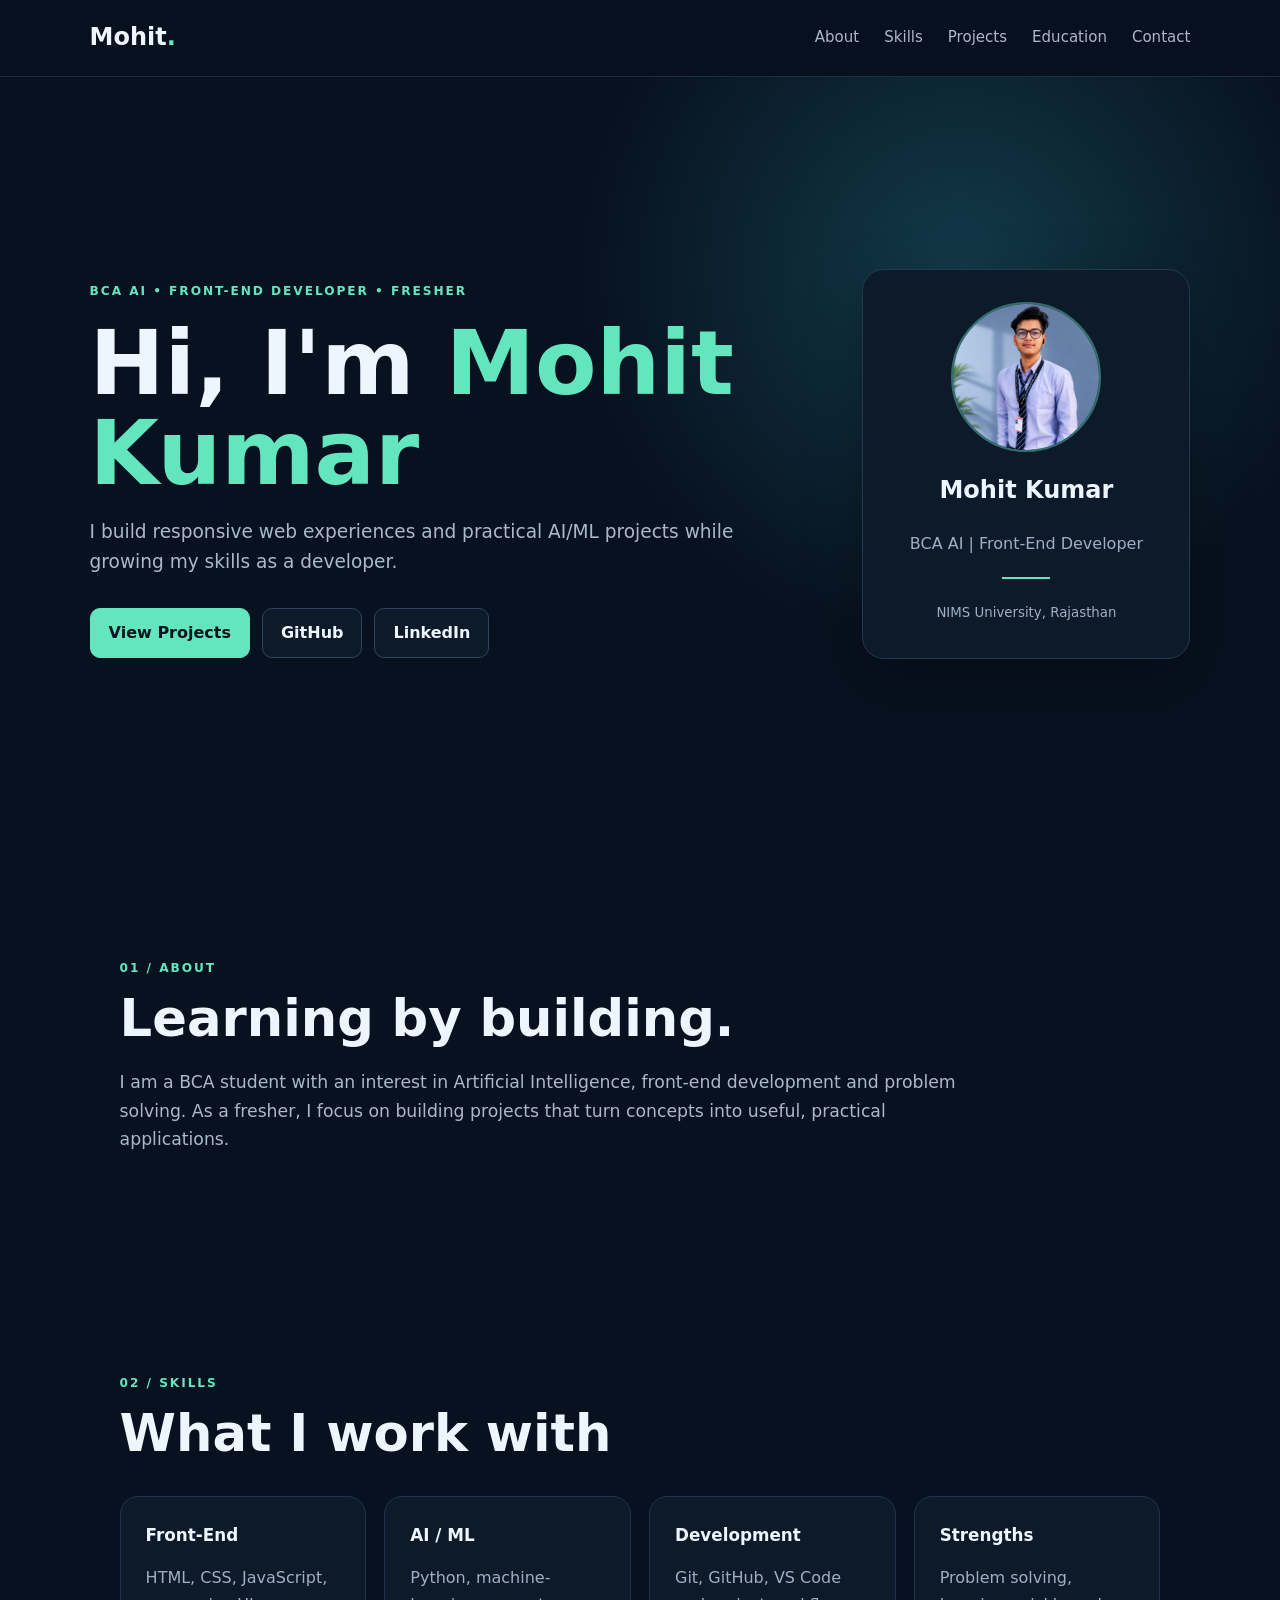
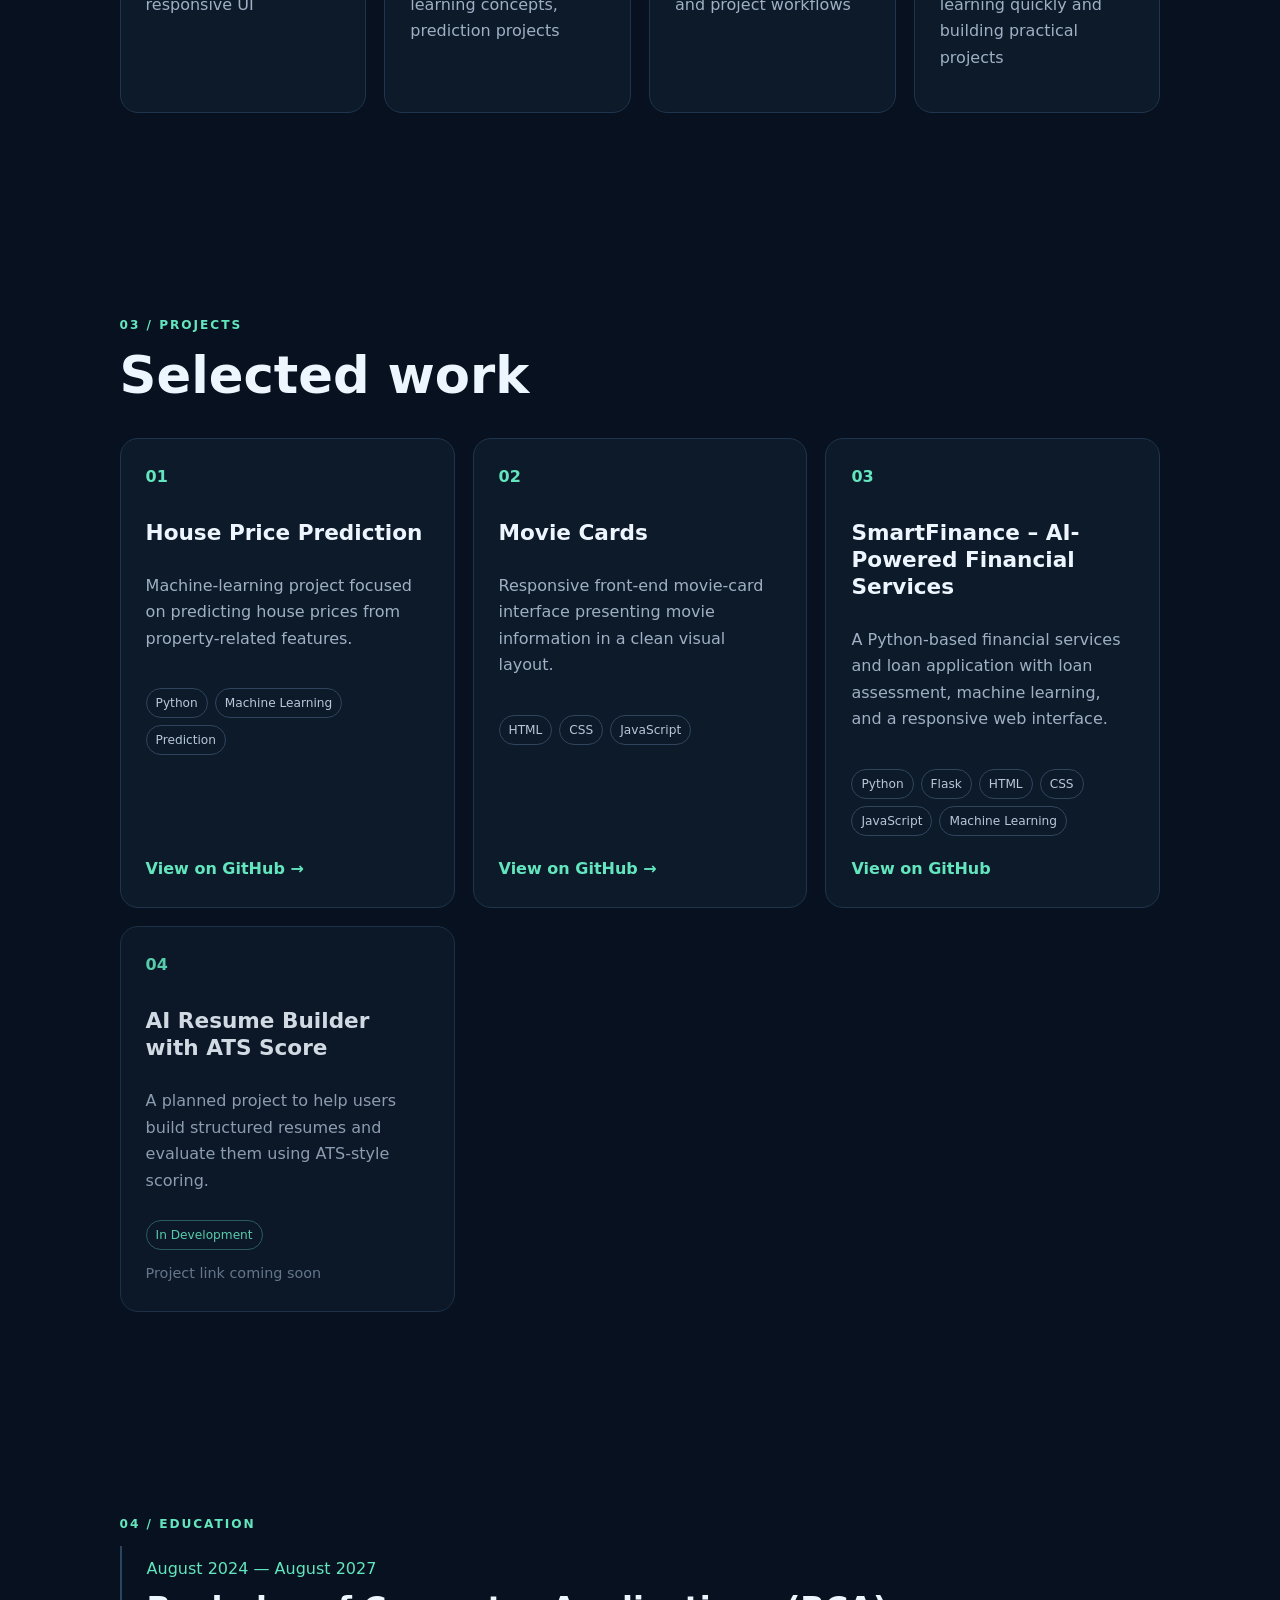
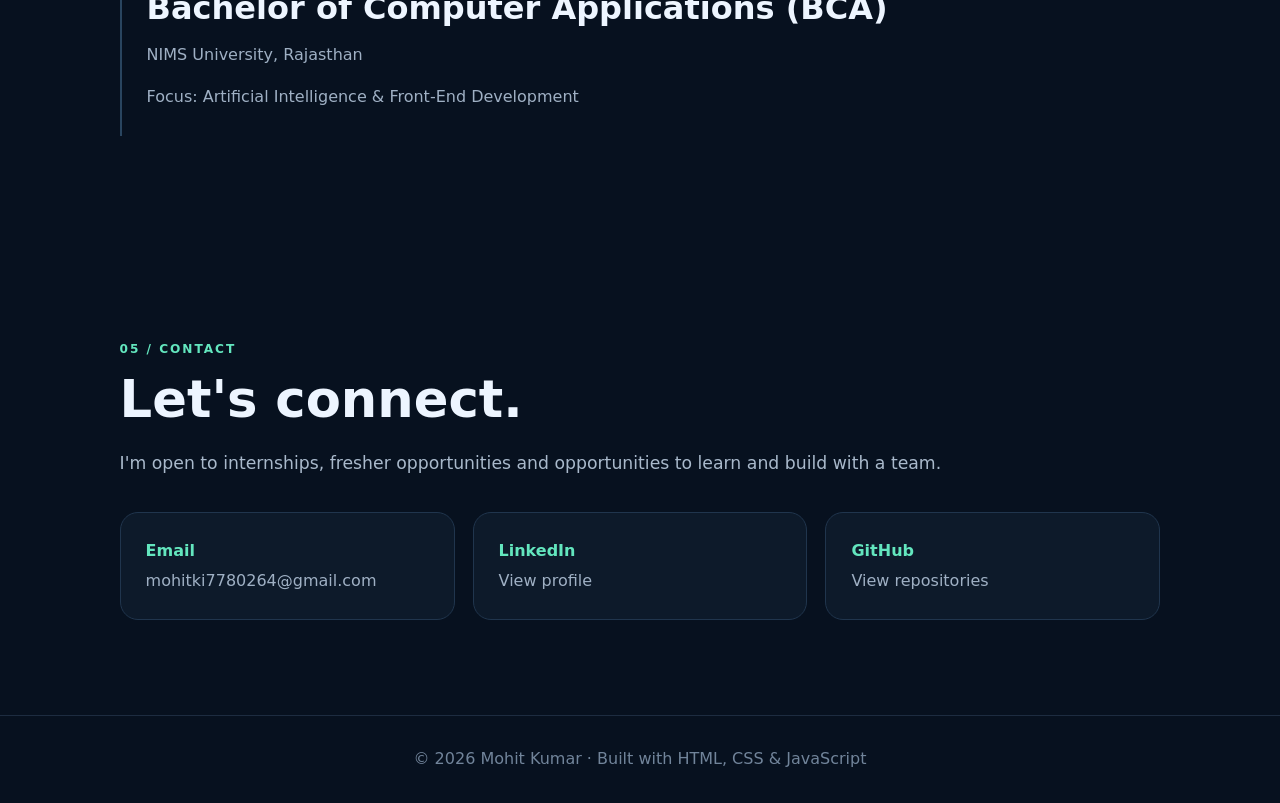
<file: index.html>
<!DOCTYPE html>
<html lang="en">
<head>
<meta charset="UTF-8">
<meta name="viewport" content="width=device-width,initial-scale=1.0">
<meta name="description" content="Mohit Kumar — BCA AI student and Front-End Developer portfolio">
<title>Mohit Kumar | BCA AI & Front-End Developer</title>
<link rel="stylesheet" href="style.css">
</head>
<body>
<header class="nav">
  <a class="logo" href="#home">Mohit<span>.</span></a>
  <nav>
    <a href="#about">About</a><a href="#skills">Skills</a><a href="#projects">Projects</a>
    <a href="#education">Education</a><a href="#contact">Contact</a>
  </nav>
</header>

<main>
<section id="home" class="hero">
  <div>
    <p class="eyebrow">BCA AI • Front-End Developer • Fresher</p>
    <h1>Hi, I'm <span>Mohit Kumar</span></h1>
    <p class="hero-copy">I build responsive web experiences and practical AI/ML projects while growing my skills as a developer.</p>
    <div class="actions">
      <a class="btn primary" href="#projects">View Projects</a>
      <a class="btn ghost" href="https://github.com/mohitkumar2206" target="_blank" rel="noopener">GitHub</a>
      <a class="btn ghost" href="https://www.linkedin.com/in/mohit-kumar-945908323" target="_blank" rel="noopener">LinkedIn</a>
    </div>
  </div>
  <aside class="profile-card">
    <div class="avatar"><img src="profile.jpg" alt="Mohit Kumar"></div>
    <h2>Mohit Kumar</h2>
    <p>BCA AI | Front-End Developer</p>
    <div class="divider"></div>
    <small>NIMS University, Rajasthan</small>
  </aside>
</section>

<section id="about" class="section">
  <p class="label">01 / About</p>
  <h2>Learning by building.</h2>
  <p class="lead">I am a BCA student with an interest in Artificial Intelligence, front-end development and problem solving. As a fresher, I focus on building projects that turn concepts into useful, practical applications.</p>
</section>

<section id="skills" class="section">
  <p class="label">02 / Skills</p>
  <h2>What I work with</h2>
  <div class="cards">
    <article><b>Front-End</b><p>HTML, CSS, JavaScript, responsive UI</p></article>
    <article><b>AI / ML</b><p>Python, machine-learning concepts, prediction projects</p></article>
    <article><b>Development</b><p>Git, GitHub, VS Code and project workflows</p></article>
    <article><b>Strengths</b><p>Problem solving, learning quickly and building practical projects</p></article>
  </div>
</section>

<section id="projects" class="section">
  <p class="label">03 / Projects</p>
  <h2>Selected work</h2>
  <div class="projects">
    <article class="project">
      <span class="num">01</span><h3>House Price Prediction</h3>
      <p>Machine-learning project focused on predicting house prices from property-related features.</p>
      <div class="tags"><span>Python</span><span>Machine Learning</span><span>Prediction</span></div>
      <a href="https://github.com/mohitkumar2206/House-Price-Prediction" target="_blank" rel="noopener">View on GitHub →</a>
    </article>
    <article class="project">
      <span class="num">02</span><h3>Movie Cards</h3>
      <p>Responsive front-end movie-card interface presenting movie information in a clean visual layout.</p>
      <div class="tags"><span>HTML</span><span>CSS</span><span>JavaScript</span></div>
      <a href="https://github.com/mohitkumar2206/MovieCard" target="_blank" rel="noopener">View on GitHub →</a>
    </article>
    <article class="project">
    <span class="num">03</span>
    <h3>SmartFinance – AI-Powered Financial Services</h3>

    <p>
        A Python-based financial services and loan application with
        loan assessment, machine learning, and a responsive web interface.
    </p>

    <div class="tags">
        <span>Python</span>
        <span>Flask</span>
        <span>HTML</span>
        <span>CSS</span>
        <span>JavaScript</span>
        <span>Machine Learning</span>
    </div>

    <a href="https://github.com/mohitkumar2206/Smartfinance"
       target="_blank"
       rel="noopener noreferrer">
       View on GitHub
    </a>
</article>
    <article class="project upcoming">
      <span class="num">04</span><h3>AI Resume Builder with ATS Score</h3>
      <p>A planned project to help users build structured resumes and evaluate them using ATS-style scoring.</p>
      <div class="status">In Development</div>
      <span class="muted">Project link coming soon</span>
    </article>
  </div>
</section>

<section id="education" class="section">
  <p class="label">04 / Education</p>
  <div class="education">
    <span>August 2024 — August 2027</span>
    <h2>Bachelor of Computer Applications (BCA)</h2>
    <p>NIMS University, Rajasthan</p>
    <p>Focus: Artificial Intelligence & Front-End Development</p>
  </div>
</section>

<section id="contact" class="section contact">
  <p class="label">05 / Contact</p>
  <h2>Let's connect.</h2>
  <p class="lead">I'm open to internships, fresher opportunities and opportunities to learn and build with a team.</p>
  <div class="contact-links">
    <a href="mailto:mohitki7780264@gmail.com"><b>Email</b><span>mohitki7780264@gmail.com</span></a>
    <a href="https://www.linkedin.com/in/mohit-kumar-945908323" target="_blank" rel="noopener"><b>LinkedIn</b><span>View profile</span></a>
    <a href="https://github.com/mohitkumar2206" target="_blank" rel="noopener"><b>GitHub</b><span>View repositories</span></a>
  </div>
</section>
</main>

<footer>© 2026 Mohit Kumar · Built with HTML, CSS & JavaScript</footer>
</body>
</html>
</file>
<file: style.css>
* {
  box-sizing: border-box
}

html {
  scroll-behavior: smooth
}

body {
  margin: 0;
  font-family: Inter, system-ui, -apple-system, "Segoe UI", sans-serif;
  background: #07111f;
  color: #edf5ff;
  line-height: 1.65
}

a {
  text-decoration: none;
  color: inherit
}

.nav {
  position: sticky;
  top: 0;
  z-index: 20;
  display: flex;
  justify-content: space-between;
  align-items: center;
  padding: 18px 7%;
  background: rgba(7,17,31,.9);
  backdrop-filter: blur(14px);
  border-bottom: 1px solid #1d2c40
}

.logo {
  font-size: 1.5rem;
  font-weight: 850
}

.logo span,
.hero h1 span,
.label,
.num,
.project > a,
.eyebrow,
.education > span {
  color: #63e6be
}

.nav nav {
  display: flex;
  gap: 25px
}

.nav nav a {
  color: #a9b9cb;
  font-size: .94rem
}

.nav nav a:hover {
  color: #63e6be
}

.hero {
  min-height: 86vh;
  padding: 85px 7%;
  display: grid;
  grid-template-columns: 1.5fr .7fr;
  gap: 70px;
  align-items: center;
  background: radial-gradient(circle at 75% 25%,#123a49,transparent 34%)
}

.eyebrow,
.label {
  font-size: .76rem;
  text-transform: uppercase;
  letter-spacing: .16em;
  font-weight: 800
}

.hero h1 {
  font-size: clamp(3.2rem,7vw,6.5rem);
  line-height: 1;
  margin: 18px 0
}

.hero-copy {
  max-width: 690px;
  font-size: 1.16rem;
  color: #a9b9cb
}

.actions {
  display: flex;
  gap: 12px;
  flex-wrap: wrap;
  margin-top: 30px
}

.btn {
  padding: 11px 18px;
  border-radius: 10px;
  font-weight: 750;
  border: 1px solid #30455d
}

.primary {
  background: #63e6be;
  color: #06131c;
  border-color: #63e6be
}

.ghost {
  background: #0d1a2a
}

.profile-card {
  background: #0d1a2a;
  border: 1px solid #243850;
  border-radius: 22px;
  padding: 32px;
  text-align: center;
  box-shadow: 0 20px 60px #0004
}

.avatar {
  height: 150px;
  width: 150px;
  margin: auto auto 18px;
  display: grid;
  place-items: center;
  border-radius: 50%;
  overflow: hidden;
  background: #143545;
  border: 2px solid #32706f;
  color: #63e6be;
  font-size: 2rem;
  font-weight: 850
}

.avatar img {
  width: 100%;
  height: 100%;
  object-fit: cover;
  object-position: center 20%
}

.profile-card p,
.profile-card small {
  color: #9fb0c4
}

.divider {
  height: 2px;
  width: 48px;
  background: #63e6be;
  margin: 20px auto
}

.section {
  max-width: 1220px;
  margin: auto;
  padding: 95px 7%
}

.section h2 {
  font-size: clamp(2.1rem,4vw,3.6rem);
  line-height: 1.1;
  margin: 12px 0 22px
}

.lead {
  max-width: 850px;
  color: #a9b9cb;
  font-size: 1.08rem
}

.cards,
.projects,
.contact-links {
  display: grid;
  grid-template-columns: repeat(3,1fr);
  gap: 18px;
  margin-top: 34px
}

.cards {
  grid-template-columns: repeat(4,1fr)
}

.cards article,
.project,
.contact-links a {
  background: #0d1a2a;
  border: 1px solid #20354d;
  border-radius: 18px;
  padding: 25px
}

.cards b {
  font-size: 1.05rem
}

.cards p,
.project p,
.education p {
  color: #9fb0c4
}

.project {
  min-height: 325px;
  display: flex;
  flex-direction: column
}

.num {
  font-weight: 850;
  margin-bottom: 30px
}

.project h3 {
  font-size: 1.35rem;
  line-height: 1.25;
  margin: 0 0 10px
}

.tags {
  display: flex;
  gap: 7px;
  flex-wrap: wrap;
  margin: 20px 0
}

.tags span,
.status {
  border: 1px solid #30455d;
  border-radius: 99px;
  padding: 4px 9px;
  font-size: .76rem;
  color: #b8c8d9
}

.project > a {
  margin-top: auto;
  font-weight: 800
}

.upcoming {
  opacity: .88
}

.status {
  display: inline-block;
  width: max-content;
  margin-top: 10px;
  color: #63e6be;
  border-color: #2f6663
}

.muted {
  color: #71849a;
  font-size: .9rem;
  margin-top: 12px
}

.education {
  border-left: 2px solid #29455f;
  padding: 10px 0 10px 25px
}

.education h2 {
  font-size: 2rem;
  margin: 8px 0
}

.contact-links a {
  display: flex;
  flex-direction: column;
  gap: 4px
}

.contact-links b {
  color: #63e6be
}

.contact-links span {
  color: #9fb0c4;
  word-break: break-word
}

footer {
  text-align: center;
  border-top: 1px solid #1d2c40;
  padding: 30px 7%;
  color: #71849a
}

@media (max-width: 900px) {
  .hero {
    grid-template-columns: 1fr
  }

  .cards {
    grid-template-columns: repeat(2,1fr)
  }

  .projects,
  .contact-links {
    grid-template-columns: 1fr
  }
}

@media (max-width: 600px) {
  .nav {
    padding: 15px 5%
  }

  .nav nav {
    display: none
  }

  .hero,
  .section {
    padding-left: 5%;
    padding-right: 5%
  }

  .hero {
    padding-top: 60px
  }

  .cards {
    grid-template-columns: 1fr
  }

  .hero h1 {
    font-size: 3.2rem
  }
}
</file>
